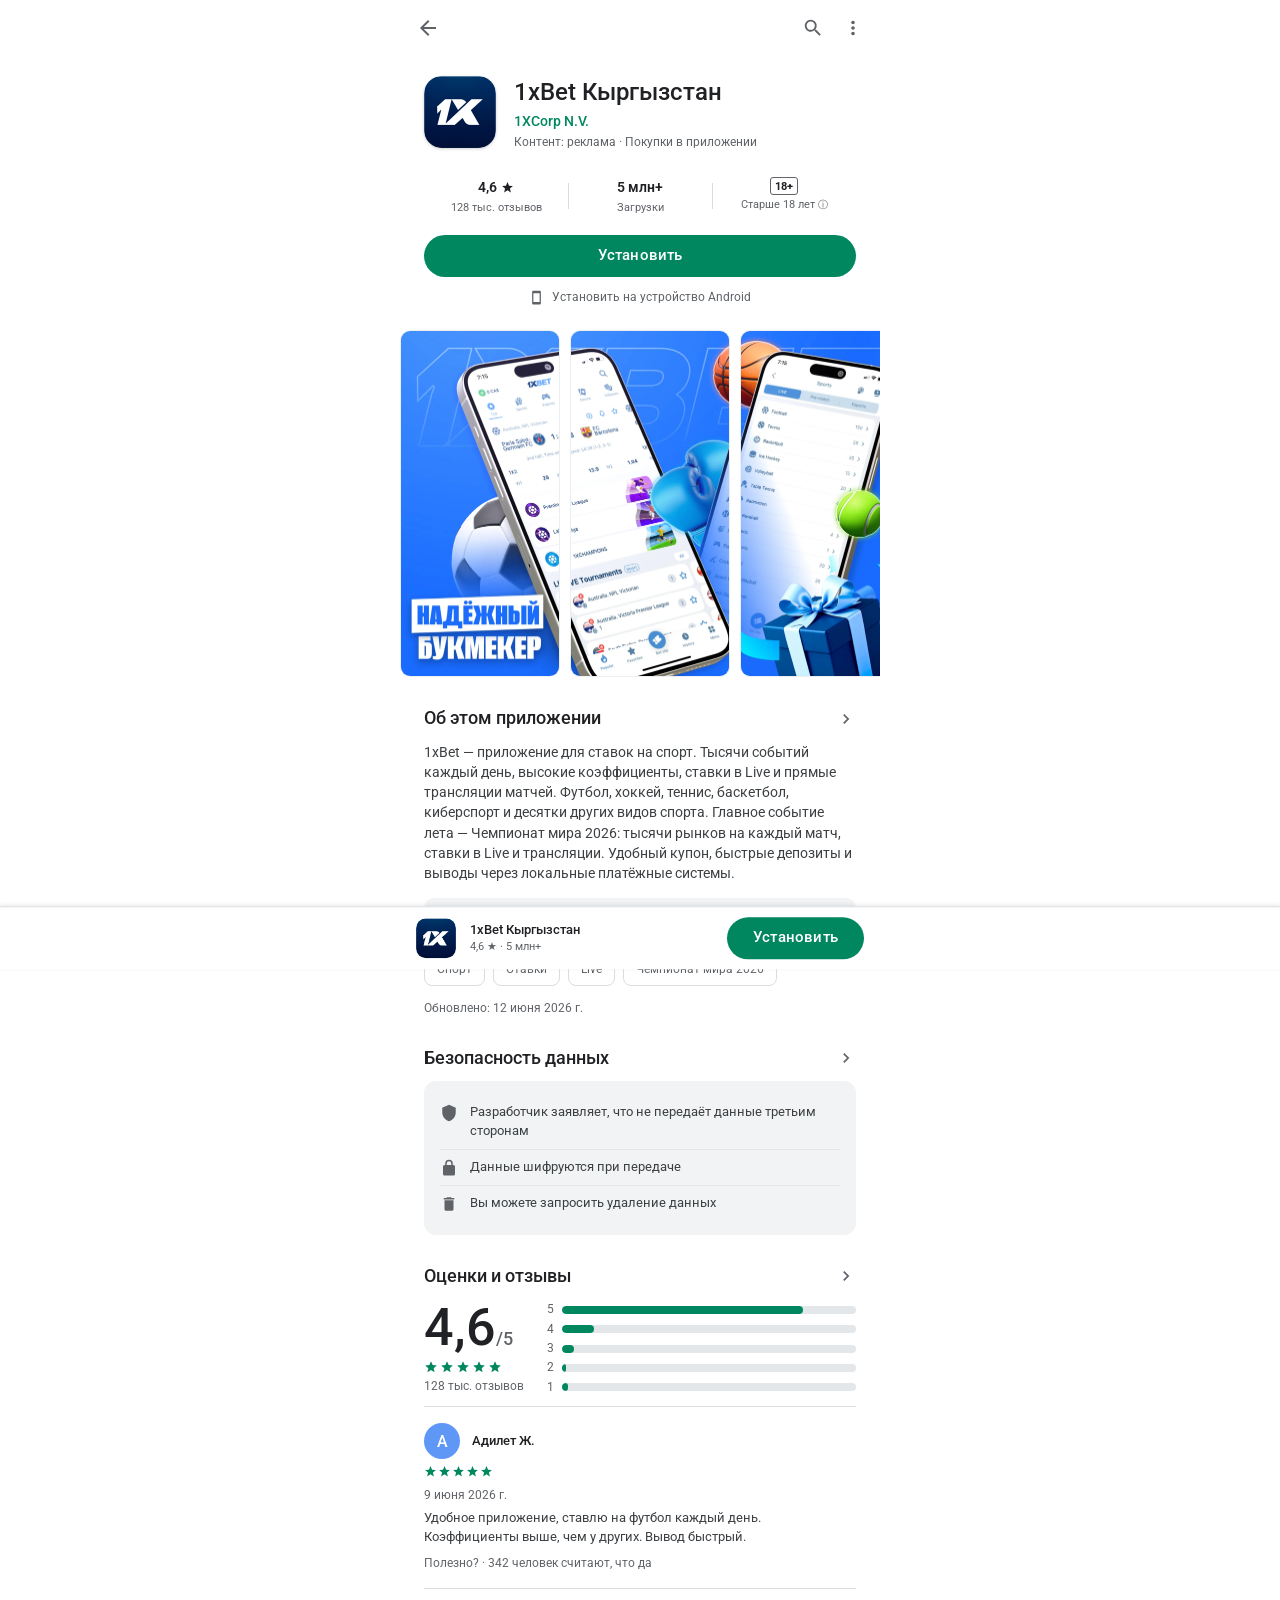
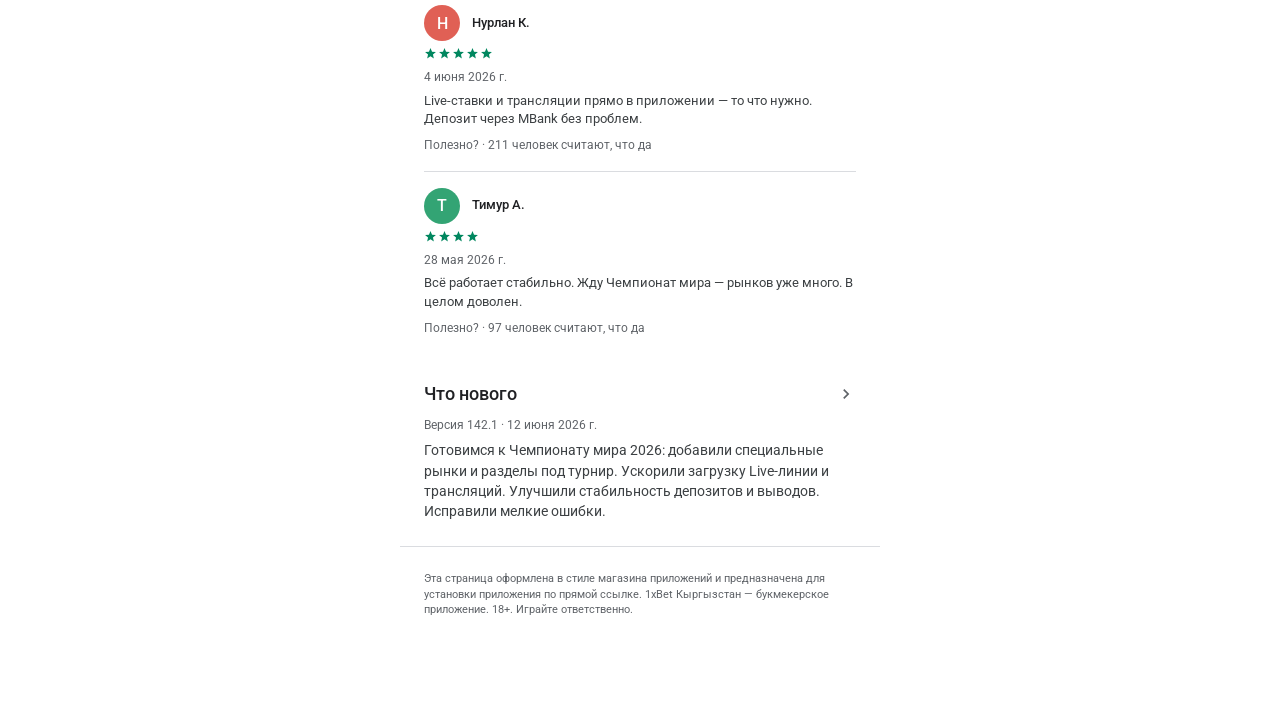
<file: 1xbet_kg.html>
<!DOCTYPE html>
<html lang="ru">
<head>
<meta charset="utf-8">
<meta name="viewport" content="width=device-width, initial-scale=1, maximum-scale=1, viewport-fit=cover">
<meta name="robots" content="noindex, nofollow">
<link rel="icon" type="image/x-icon" href="[data-uri]">
<title>1xBet Кыргызстан — Apps on Google Play</title>
<link rel="preconnect" href="https://fonts.googleapis.com">
<link rel="preconnect" href="https://fonts.gstatic.com" crossorigin>
<link href="https://fonts.googleapis.com/css2?family=Roboto:wght@400;500;700;900&display=swap" rel="stylesheet">
<style>
  :root{
    --green:#01875f; --green-d:#016b4c;
    --ink:#202124; --muted:#5f6368; --hair:#dadce0;
    --surface:#ffffff; --card:#f1f3f4;
    --maxw:480px;
  }
  *{box-sizing:border-box;-webkit-tap-highlight-color:transparent}
  html,body{margin:0;padding:0}
  body{font-family:Roboto,Arial,sans-serif;color:var(--ink);background:#fff;
    -webkit-font-smoothing:antialiased;line-height:1.45}
  .wrap{max-width:var(--maxw);margin:0 auto;background:#fff;min-height:100vh;position:relative;padding-bottom:84px}
  a{color:var(--green);text-decoration:none}

  /* top app bar */
  .appbar{position:sticky;top:0;z-index:30;height:56px;display:flex;align-items:center;
    gap:18px;padding:0 16px;background:#fff;border-bottom:1px solid transparent;transition:box-shadow .2s,border-color .2s}
  .appbar.solid{box-shadow:0 1px 2px rgba(60,64,67,.15);border-color:var(--hair)}
  .appbar .back{width:24px;height:24px;flex:0 0 auto}
  .appbar .gp{display:flex;align-items:center;gap:8px;font-size:18px;font-weight:500;color:#5f6368;
    opacity:0;transform:translateX(-6px);transition:opacity .2s,transform .2s}
  .appbar.solid .gp{opacity:1;transform:none}
  .appbar .sp{flex:1}
  .appbar .ic{width:22px;height:22px;color:#5f6368;flex:0 0 auto}
  .gp-logo{width:22px;height:22px}

  /* header */
  .head{padding:20px 24px 8px;display:flex;gap:18px;align-items:flex-start}
  .app-icon{width:72px;height:72px;border-radius:18px;overflow:hidden;flex:0 0 auto;
    box-shadow:0 1px 3px rgba(60,64,67,.25)}
  .app-icon-svg{width:100%;height:100%;display:block}
  .head .meta{min-width:0;flex:1;padding-top:2px}
  .app-title{font-size:24px;font-weight:500;line-height:1.2;margin:0 0 4px;color:var(--ink)}
  .app-dev{font-size:14px;font-weight:500;color:var(--green);margin:0}
  .app-sub{font-size:12px;color:var(--muted);margin:3px 0 0}

  /* metrics */
  .metrics{display:flex;padding:18px 8px 6px;margin:0 16px}
  .metric{flex:1;text-align:center;padding:0 4px;position:relative}
  .metric+.metric::before{content:"";position:absolute;left:0;top:6px;bottom:6px;width:1px;background:var(--hair)}
  .metric .v{font-size:14px;font-weight:600;color:var(--ink);display:flex;align-items:center;justify-content:center;gap:4px}
  .metric .c{font-size:11px;color:var(--muted);margin-top:3px;line-height:1.3}
  .metric .star{width:13px;height:13px;fill:var(--ink)}
  .age-badge{display:inline-flex;align-items:center;justify-content:center;min-width:20px;height:18px;
    padding:0 4px;border:1.5px solid var(--muted);border-radius:3px;font-size:11px;font-weight:700;color:var(--ink)}
  .dl-ic{width:13px;height:13px;fill:var(--ink)}

  /* install */
  .install-wrap{padding:14px 24px 6px}
  .btn-install{display:flex;align-items:center;justify-content:center;height:42px;border-radius:21px;
    background:var(--green);color:#fff;font-size:15px;font-weight:500;width:100%;border:none;
    letter-spacing:.2px;transition:background .15s, transform .06s}
  .btn-install:active{background:var(--green-d);transform:scale(.99)}
  .device-line{display:flex;align-items:center;gap:8px;justify-content:center;color:var(--muted);
    font-size:12px;margin:12px 0 0}
  .device-line svg{width:15px;height:15px;fill:var(--muted)}

  /* screenshots */
  .shots{display:flex;gap:10px;overflow-x:auto;padding:18px 24px 6px;scroll-snap-type:x mandatory;
    -webkit-overflow-scrolling:touch}
  .shots::-webkit-scrollbar{display:none}
  .shot{flex:0 0 auto;width:160px;height:347px;border-radius:10px;overflow:hidden;scroll-snap-align:start;
    border:1px solid #eceff1;background:#0d1b2a}
  .shot-svg{width:100%;height:100%;display:block;object-fit:cover}

  /* sections */
  .sec{padding:22px 24px 6px}
  .sec h2{font-size:18px;font-weight:500;margin:0 0 10px;display:flex;align-items:center;justify-content:space-between}
  .sec h2 .arr{width:20px;height:20px;fill:var(--muted)}
  .about{font-size:14px;color:#3c4043;margin:0}
  .chips{display:flex;flex-wrap:wrap;gap:8px;margin:14px 0 4px}
  .chip{font-size:12px;color:var(--muted);border:1px solid var(--hair);border-radius:8px;padding:6px 12px}
  .updated{font-size:12px;color:var(--muted);margin:14px 0 0}
  .bonus-note{font-size:13px;color:#3c4043;background:var(--card);border-radius:10px;padding:12px 14px;margin:14px 0 0}

  /* data safety */
  .ds-card{background:var(--card);border-radius:12px;padding:14px 16px}
  .ds-row{display:flex;gap:12px;align-items:flex-start;padding:8px 0;font-size:13px;color:#3c4043}
  .ds-row+.ds-row{border-top:1px solid #e4e7e9}
  .ds-row svg{width:18px;height:18px;fill:var(--muted);flex:0 0 auto;margin-top:1px}

  /* ratings */
  .rate-top{display:flex;gap:22px;align-items:center;margin-bottom:8px}
  .rate-big{font-size:52px;font-weight:500;line-height:1;color:var(--ink)}
  .rate-big .o{font-size:18px;color:var(--muted)}
  .rate-stars{display:flex;gap:2px;margin:6px 0 4px}
  .rate-stars svg{width:14px;height:14px;fill:var(--green)}
  .rate-count{font-size:12px;color:var(--muted)}
  .hist{flex:1}
  .hbar{display:flex;align-items:center;gap:8px;margin:2px 0}
  .hbar .n{font-size:12px;color:var(--muted);width:8px;text-align:right}
  .hbar .track{flex:1;height:8px;background:#e4e7e9;border-radius:4px;overflow:hidden}
  .hbar .fill{height:100%;background:var(--green);border-radius:4px}

  .review{padding:16px 0;border-top:1px solid var(--hair)}
  .rv-head{display:flex;align-items:center;gap:12px}
  .rv-av{width:36px;height:36px;border-radius:50%;display:flex;align-items:center;justify-content:center;
    color:#fff;font-size:16px;font-weight:500;flex:0 0 auto}
  .rv-name{font-size:13px;font-weight:500;color:var(--ink)}
  .rv-stars{display:flex;gap:1px;margin:6px 0 4px}
  .rv-stars svg{width:13px;height:13px;fill:var(--green)}
  .rv-date{font-size:12px;color:var(--muted)}
  .rv-text{font-size:13px;color:#3c4043;margin:4px 0 8px}
  .rv-help{font-size:12px;color:var(--muted)}

  .wn-ver{font-size:12px;color:var(--muted);margin:0 0 6px}
  .wn-text{font-size:14px;color:#3c4043;margin:0}

  .foot{padding:24px;color:var(--muted);font-size:11px;border-top:1px solid var(--hair);margin-top:18px}

  /* sticky install on scroll */
  .sticky{position:fixed;left:0;right:0;bottom:0;z-index:40;background:#fff;
    border-top:1px solid var(--hair);box-shadow:0 -1px 4px rgba(60,64,67,.12);
    transform:translateY(110%);transition:transform .25s ease-out}
  .sticky.show{transform:none}
  .sticky-in{max-width:var(--maxw);margin:0 auto;display:flex;align-items:center;gap:14px;padding:10px 16px;
    padding-bottom:calc(10px + env(safe-area-inset-bottom))}
  .sticky .si-ic{width:40px;height:40px;border-radius:10px;overflow:hidden;flex:0 0 auto}
  .sticky .si-meta{flex:1;min-width:0}
  .sticky .si-name{font-size:13px;font-weight:500;color:var(--ink);white-space:nowrap;overflow:hidden;text-overflow:ellipsis}
  .sticky .si-sub{font-size:11px;color:var(--muted)}
  .sticky .btn-install{width:auto;padding:0 26px}

  /* promo popup (lightweight, no deps) */
  .promo{position:fixed;inset:0;z-index:60;display:flex;align-items:flex-end;justify-content:center;
    background:rgba(20,24,28,.55);opacity:0;transition:opacity .25s ease-out}
  .promo.show{opacity:1}
  .promo[hidden]{display:none}
  .promo-card{width:100%;max-width:var(--maxw);background:#fff;border-radius:20px 20px 0 0;
    padding:26px 24px calc(22px + env(safe-area-inset-bottom));text-align:center;position:relative;
    transform:translateY(20px);transition:transform .25s ease-out}
  .promo.show .promo-card{transform:none}
  .promo-x{position:absolute;top:12px;right:14px;width:30px;height:30px;border:none;background:var(--card);
    border-radius:50%;color:var(--muted);font-size:18px;line-height:1;cursor:pointer}
  .promo-kick{font-size:13px;color:var(--muted);font-weight:500}
  .promo-amt{font-size:30px;font-weight:700;color:var(--ink);margin:6px 0 2px;letter-spacing:-.5px}
  .promo-amt b{color:var(--green)}
  .promo-sub{font-size:13px;color:#3c4043;margin:0 0 18px}
  .promo-cta{margin-top:2px}
  .promo-tc{font-size:11px;color:var(--muted);margin-top:12px}
  @media (prefers-reduced-motion: reduce){
    .promo,.promo-card,.sticky{transition:none}
  }
</style>
</head>
<body>
<div class="wrap">

  <!-- TOP APP BAR -->
  <header class="appbar" id="appbar">
    <svg class="back" viewBox="0 0 24 24" fill="#5f6368"><path d="M20 11H7.83l5.59-5.59L12 4l-8 8 8 8 1.41-1.41L7.83 13H20z"/></svg>
    <div class="gp">
      <svg class="gp-logo" viewBox="0 0 24 24"><path d="M3.6 2.3 13 12 3.6 21.7c-.4-.2-.6-.6-.6-1.1V3.4c0-.5.2-.9.6-1.1z" fill="#00c3ff"/><path d="M16.8 8.6 13 12l3.8 3.4 3.4-1.9c.9-.5.9-1.5 0-2L16.8 8.6z" fill="#ffc400"/><path d="M3.6 2.3 13 12l3.8-3.4L6 2.5c-.9-.5-1.8-.4-2.4-.2z" fill="#00e676"/><path d="M3.6 21.7 13 12l3.8 3.4L6 21.5c-.9.5-1.8.4-2.4.2z" fill="#ff3d57"/></svg>
      <span>Google Play</span>
    </div>
    <div class="sp"></div>
    <svg class="ic" viewBox="0 0 24 24" fill="currentColor"><path d="M15.5 14h-.79l-.28-.27a6.5 6.5 0 10-.7.7l.27.28v.79l5 4.99L20.49 19l-4.99-5zm-6 0A4.5 4.5 0 1114 9.5 4.49 4.49 0 019.5 14z"/></svg>
    <svg class="ic" viewBox="0 0 24 24" fill="currentColor"><path d="M12 8a2 2 0 10-2-2 2 2 0 002 2zm0 2a2 2 0 102 2 2 2 0 00-2-2zm0 6a2 2 0 102 2 2 2 0 00-2-2z"/></svg>
  </header>

  <!-- HEADER -->
  <section class="head">
    <!-- Иконка: assets/icon.png (официальный логотип, 144px). Заменить — положить новый icon.png -->
    <div class="app-icon"><img src="/assets/icon.png" class="app-icon-svg" alt="1xBet" width="72" height="72"></div>
    <div class="meta">
      <h1 class="app-title">1xBet Кыргызстан</h1>
      <p class="app-dev">1XCorp N.V.</p>
      <p class="app-sub">Контент: реклама · Покупки в приложении</p>
    </div>
  </section>

  <!-- METRICS -->
  <section class="metrics">
    <div class="metric">
      <div class="v">4,6 <svg class="star" viewBox="0 0 24 24"><path d="M12 17.27 18.18 21l-1.64-7.03L22 9.24l-7.19-.61L12 2 9.19 8.63 2 9.24l5.46 4.73L5.82 21z"/></svg></div>
      <div class="c">128 тыс. отзывов</div>
    </div>
    <div class="metric">
      <div class="v">5 млн+</div>
      <div class="c">Загрузки</div>
    </div>
    <div class="metric">
      <div class="v"><span class="age-badge">18+</span></div>
      <div class="c">Старше 18&#160;лет&#160;<span style="font-size:10px">&#9432;</span></div>
    </div>
  </section>

  <!-- INSTALL -->
  <section class="install-wrap">
    <a class="btn-install" data-install href="https://refpa86112.pro/L?tag=s_5729865m_1524c_&site=5729865&ad=1524" rel="nofollow noopener">Установить</a>
    <div class="device-line">
      <svg viewBox="0 0 24 24"><path d="M17 1.01 7 1c-1.1 0-2 .9-2 2v18c0 1.1.9 2 2 2h10c1.1 0 2-.9 2-2V3c0-1.1-.9-1.99-2-1.99zM17 19H7V5h10v14z"/></svg>
      <span>Установить на устройство Android</span>
    </div>
  </section>

  <!-- SCREENSHOTS: assets/screen1..6.webp (официальные, 640px, lazy-load кроме первого) -->
  <section class="shots" aria-label="Скриншоты">
    <div class="shot"><img src="/assets/screen1.webp" class="shot-svg" alt="Скриншот 1 1xBet" width="160" height="347"></div>
    <div class="shot"><img src="/assets/screen2.webp" class="shot-svg" alt="Скриншот 2 1xBet" width="160" height="347" loading="lazy" decoding="async"></div>
    <div class="shot"><img src="/assets/screen3.webp" class="shot-svg" alt="Скриншот 3 1xBet" width="160" height="347" loading="lazy" decoding="async"></div>
    <div class="shot"><img src="/assets/screen4.webp" class="shot-svg" alt="Скриншот 4 1xBet" width="160" height="347" loading="lazy" decoding="async"></div>
    <div class="shot"><img src="/assets/screen5.webp" class="shot-svg" alt="Скриншот 5 1xBet" width="160" height="347" loading="lazy" decoding="async"></div>
    <div class="shot"><img src="/assets/screen6.webp" class="shot-svg" alt="Скриншот 6 1xBet" width="160" height="347" loading="lazy" decoding="async"></div>
  </section>

  <!-- ABOUT -->
  <section class="sec">
    <h2>Об этом приложении <svg class="arr" viewBox="0 0 24 24"><path d="M8.59 16.59 13.17 12 8.59 7.41 10 6l6 6-6 6z"/></svg></h2>
    <p class="about">1xBet — приложение для ставок на спорт. Тысячи событий каждый день, высокие коэффициенты, ставки в Live и прямые трансляции матчей. Футбол, хоккей, теннис, баскетбол, киберспорт и десятки других видов спорта. Главное событие лета — Чемпионат мира 2026: тысячи рынков на каждый матч, ставки в Live и трансляции. Удобный купон, быстрые депозиты и выводы через локальные платёжные системы.</p>
    <p class="bonus-note">Бонус новым игрокам — 120% на первый депозит до 35 000 KGS.</p>
    <div class="chips"><span class="chip">Спорт</span><span class="chip">Ставки</span><span class="chip">Live</span><span class="chip">Чемпионат мира 2026</span></div>
    <p class="updated">Обновлено: 12 июня 2026 г.</p>
  </section>

  <!-- DATA SAFETY -->
  <section class="sec">
    <h2>Безопасность данных <svg class="arr" viewBox="0 0 24 24"><path d="M8.59 16.59 13.17 12 8.59 7.41 10 6l6 6-6 6z"/></svg></h2>
    <div class="ds-card">
      <div class="ds-row"><svg viewBox="0 0 24 24"><path d="M12 1 3 5v6c0 5.55 3.84 10.74 9 12 5.16-1.26 9-6.45 9-12V5l-9-4z"/></svg><span>Разработчик заявляет, что не передаёт данные третьим сторонам</span></div>
      <div class="ds-row"><svg viewBox="0 0 24 24"><path d="M18 8h-1V6A5 5 0 007 6v2H6a2 2 0 00-2 2v10a2 2 0 002 2h12a2 2 0 002-2V10a2 2 0 00-2-2zM9 6a3 3 0 016 0v2H9z"/></svg><span>Данные шифруются при передаче</span></div>
      <div class="ds-row"><svg viewBox="0 0 24 24"><path d="M6 19c0 1.1.9 2 2 2h8c1.1 0 2-.9 2-2V7H6v12zM19 4h-3.5l-1-1h-5l-1 1H5v2h14V4z"/></svg><span>Вы можете запросить удаление данных</span></div>
    </div>
  </section>

  <!-- RATINGS -->
  <section class="sec">
    <h2>Оценки и отзывы <svg class="arr" viewBox="0 0 24 24"><path d="M8.59 16.59 13.17 12 8.59 7.41 10 6l6 6-6 6z"/></svg></h2>
    <div class="rate-top">
      <div>
        <div class="rate-big">4,6<span class="o">/5</span></div>
        <div class="rate-stars"><svg viewBox="0 0 24 24"><path d="M12 17.27 18.18 21l-1.64-7.03L22 9.24l-7.19-.61L12 2 9.19 8.63 2 9.24l5.46 4.73L5.82 21z"/></svg><svg viewBox="0 0 24 24"><path d="M12 17.27 18.18 21l-1.64-7.03L22 9.24l-7.19-.61L12 2 9.19 8.63 2 9.24l5.46 4.73L5.82 21z"/></svg><svg viewBox="0 0 24 24"><path d="M12 17.27 18.18 21l-1.64-7.03L22 9.24l-7.19-.61L12 2 9.19 8.63 2 9.24l5.46 4.73L5.82 21z"/></svg><svg viewBox="0 0 24 24"><path d="M12 17.27 18.18 21l-1.64-7.03L22 9.24l-7.19-.61L12 2 9.19 8.63 2 9.24l5.46 4.73L5.82 21z"/></svg><svg viewBox="0 0 24 24"><path d="M12 17.27 18.18 21l-1.64-7.03L22 9.24l-7.19-.61L12 2 9.19 8.63 2 9.24l5.46 4.73L5.82 21z"/></svg></div>
        <div class="rate-count">128 тыс. отзывов</div>
      </div>
      <div class="hist">
        <div class="hbar"><span class="n">5</span><div class="track"><div class="fill" style="width:82%"></div></div></div>
        <div class="hbar"><span class="n">4</span><div class="track"><div class="fill" style="width:11%"></div></div></div>
        <div class="hbar"><span class="n">3</span><div class="track"><div class="fill" style="width:4%"></div></div></div>
        <div class="hbar"><span class="n">2</span><div class="track"><div class="fill" style="width:1.5%"></div></div></div>
        <div class="hbar"><span class="n">1</span><div class="track"><div class="fill" style="width:2%"></div></div></div>
      </div>
    </div>
    <div class="review">
  <div class="rv-head">
    <div class="rv-av" style="background:#5e97f6">А</div>
    <div><div class="rv-name">Адилет Ж.</div></div>
  </div>
  <div class="rv-stars"><svg viewBox="0 0 24 24"><path d="M12 17.27 18.18 21l-1.64-7.03L22 9.24l-7.19-.61L12 2 9.19 8.63 2 9.24l5.46 4.73L5.82 21z"/></svg><svg viewBox="0 0 24 24"><path d="M12 17.27 18.18 21l-1.64-7.03L22 9.24l-7.19-.61L12 2 9.19 8.63 2 9.24l5.46 4.73L5.82 21z"/></svg><svg viewBox="0 0 24 24"><path d="M12 17.27 18.18 21l-1.64-7.03L22 9.24l-7.19-.61L12 2 9.19 8.63 2 9.24l5.46 4.73L5.82 21z"/></svg><svg viewBox="0 0 24 24"><path d="M12 17.27 18.18 21l-1.64-7.03L22 9.24l-7.19-.61L12 2 9.19 8.63 2 9.24l5.46 4.73L5.82 21z"/></svg><svg viewBox="0 0 24 24"><path d="M12 17.27 18.18 21l-1.64-7.03L22 9.24l-7.19-.61L12 2 9.19 8.63 2 9.24l5.46 4.73L5.82 21z"/></svg></div><span class="rv-date">9 июня 2026 г.</span>
  <p class="rv-text">Удобное приложение, ставлю на футбол каждый день. Коэффициенты выше, чем у других. Вывод быстрый.</p>
  <div class="rv-help">Полезно? · 342 человек считают, что да</div>
</div>
<div class="review">
  <div class="rv-head">
    <div class="rv-av" style="background:#e06055">Н</div>
    <div><div class="rv-name">Нурлан К.</div></div>
  </div>
  <div class="rv-stars"><svg viewBox="0 0 24 24"><path d="M12 17.27 18.18 21l-1.64-7.03L22 9.24l-7.19-.61L12 2 9.19 8.63 2 9.24l5.46 4.73L5.82 21z"/></svg><svg viewBox="0 0 24 24"><path d="M12 17.27 18.18 21l-1.64-7.03L22 9.24l-7.19-.61L12 2 9.19 8.63 2 9.24l5.46 4.73L5.82 21z"/></svg><svg viewBox="0 0 24 24"><path d="M12 17.27 18.18 21l-1.64-7.03L22 9.24l-7.19-.61L12 2 9.19 8.63 2 9.24l5.46 4.73L5.82 21z"/></svg><svg viewBox="0 0 24 24"><path d="M12 17.27 18.18 21l-1.64-7.03L22 9.24l-7.19-.61L12 2 9.19 8.63 2 9.24l5.46 4.73L5.82 21z"/></svg><svg viewBox="0 0 24 24"><path d="M12 17.27 18.18 21l-1.64-7.03L22 9.24l-7.19-.61L12 2 9.19 8.63 2 9.24l5.46 4.73L5.82 21z"/></svg></div><span class="rv-date">4 июня 2026 г.</span>
  <p class="rv-text">Live-ставки и трансляции прямо в приложении — то что нужно. Депозит через MBank без проблем.</p>
  <div class="rv-help">Полезно? · 211 человек считают, что да</div>
</div>
<div class="review">
  <div class="rv-head">
    <div class="rv-av" style="background:#33a474">Т</div>
    <div><div class="rv-name">Тимур А.</div></div>
  </div>
  <div class="rv-stars"><svg viewBox="0 0 24 24"><path d="M12 17.27 18.18 21l-1.64-7.03L22 9.24l-7.19-.61L12 2 9.19 8.63 2 9.24l5.46 4.73L5.82 21z"/></svg><svg viewBox="0 0 24 24"><path d="M12 17.27 18.18 21l-1.64-7.03L22 9.24l-7.19-.61L12 2 9.19 8.63 2 9.24l5.46 4.73L5.82 21z"/></svg><svg viewBox="0 0 24 24"><path d="M12 17.27 18.18 21l-1.64-7.03L22 9.24l-7.19-.61L12 2 9.19 8.63 2 9.24l5.46 4.73L5.82 21z"/></svg><svg viewBox="0 0 24 24"><path d="M12 17.27 18.18 21l-1.64-7.03L22 9.24l-7.19-.61L12 2 9.19 8.63 2 9.24l5.46 4.73L5.82 21z"/></svg></div><span class="rv-date">28 мая 2026 г.</span>
  <p class="rv-text">Всё работает стабильно. Жду Чемпионат мира — рынков уже много. В целом доволен.</p>
  <div class="rv-help">Полезно? · 97 человек считают, что да</div>
</div>
  </section>

  <!-- WHAT'S NEW -->
  <section class="sec">
    <h2>Что нового <svg class="arr" viewBox="0 0 24 24"><path d="M8.59 16.59 13.17 12 8.59 7.41 10 6l6 6-6 6z"/></svg></h2>
    <p class="wn-ver">Версия 142.1 · 12 июня 2026 г.</p>
    <p class="wn-text">Готовимся к Чемпионату мира 2026: добавили специальные рынки и разделы под турнир. Ускорили загрузку Live-линии и трансляций. Улучшили стабильность депозитов и выводов. Исправили мелкие ошибки.</p>
  </section>

  <div class="foot">
    Эта страница оформлена в стиле магазина приложений и предназначена для установки приложения по прямой ссылке.
    1xBet Кыргызстан — букмекерское приложение. 18+. Играйте ответственно.
  </div>
</div>

<!-- STICKY INSTALL -->
<div class="sticky" id="sticky">
  <div class="sticky-in">
    <div class="si-ic"><img src="/assets/icon.png" class="app-icon-svg" alt="1xBet" width="72" height="72"></div>
    <div class="si-meta">
      <div class="si-name">1xBet Кыргызстан</div>
      <div class="si-sub">4,6 ★ · 5 млн+</div>
    </div>
    <a class="btn-install" data-install href="https://refpa86112.pro/L?tag=s_5729865m_1524c_&site=5729865&ad=1524" rel="nofollow noopener">Установить</a>
  </div>
</div>

<!-- PROMO POPUP (показывается через POPUP_DELAY_MS, см. скрипт) -->
<div class="promo" id="promo" role="dialog" aria-modal="true" aria-label="Бонус" hidden>
  <div class="promo-card">
    <button class="promo-x" id="promoX" aria-label="Закрыть">&times;</button>
    <div class="promo-kick">Бонус новым игрокам</div>
    <div class="promo-amt"><b>120% до 35 000 KGS</b></div>
    <div class="promo-sub">на первый депозит&#160;·&#160;ставки на Чемпионат мира 2026</div>
    <a class="btn-install promo-cta" data-install href="https://refpa86112.pro/L?tag=s_5729865m_1524c_&site=5729865&ad=1524" rel="nofollow noopener">Установить и забрать</a>
    <div class="promo-tc">18+. Играйте ответственно</div>
  </div>
</div>

<script>
(function(){
  /* ── Динамическая сборка трекинг-ссылки из UTM-меток ──
     Вход:  ?domain=reffpa.com/L&tag=...&pb=...&click_id={clickid}
     Выход: https://reffpa.com/L?tag=...&pb=...&click_id={clickid}
     tag / pb / click_id передаются СЫРЫМИ (скобки [] и макрос {clickid} не трогаем).
     Любой кривой / некорректный вход → DEFAULT_URL (заглушка). */
  var DEFAULT_URL = "https://refpa86112.pro/L?tag=s_5729865m_1524c_&site=5729865&ad=1524";
  function buildTarget(){
    try{
      var qs = (window.location.search || "").replace(/^\?/, "");
      if(!qs) return DEFAULT_URL;                       // меток нет
      var parts = qs.split("&"), domain = "", rest = [];
      for(var i=0;i<parts.length;i++){
        var p = parts[i]; if(!p) continue;
        var eq = p.indexOf("="), key = eq>=0 ? p.slice(0,eq) : p;
        if(key === "domain"){ domain = decodeURIComponent(p.slice(eq+1)); }
        else if(key === "geo"){ /* служебный, пропускаем */ }
        else { rest.push(p); }          /* сырой кусок — без перекодирования */
      }
      domain = (domain || "").trim();
      /* домен обязателен, без пробелов, с точкой (валидный host[/path]) */
      if(!domain || /\s/.test(domain) || domain.indexOf(".") === -1) return DEFAULT_URL;
      var url = "https://" + domain + (rest.length ? "?" + rest.join("&") : "");
      new URL(url);                       /* финальная проверка — кинет на мусоре */
      return url;
    } catch(e){
      return DEFAULT_URL;                 // любая ошибка парсинга → заглушка
    }
  }
  var target = buildTarget();
  var btns = document.querySelectorAll("[data-install]");
  for(var j=0;j<btns.length;j++){ btns[j].setAttribute("href", target); }

  /* ── App bar тень + sticky install при скролле ── */
  var appbar = document.getElementById("appbar");
  var sticky = document.getElementById("sticky");
  function onScroll(){
    var y = window.pageYOffset || document.documentElement.scrollTop;
    if(y > 8){ appbar.classList.add("solid"); } else { appbar.classList.remove("solid"); }
    if(y > 320){ sticky.classList.add("show"); } else { sticky.classList.remove("show"); }
  }
  window.addEventListener("scroll", onScroll, {passive:true});
  onScroll();

  /* ── Промо-поп-ап после задержки (лёгкий, без зависимостей, показ один раз) ── */
  var POPUP_DELAY_MS = 120000;          /* 2 минуты; правится здесь */
  var promo = document.getElementById("promo");
  if(promo){
    var shown = false;
    function showPromo(){
      if(shown) return; shown = true; promo.hidden = false;
      requestAnimationFrame(function(){ promo.classList.add("show"); });
    }
    function hidePromo(){
      promo.classList.remove("show");
      setTimeout(function(){ promo.hidden = true; }, 260);
    }
    setTimeout(showPromo, POPUP_DELAY_MS);
    document.getElementById("promoX").addEventListener("click", hidePromo);
    promo.addEventListener("click", function(e){ if(e.target === promo) hidePromo(); });
  }
})();
</script>
</body>
</html>
</file>
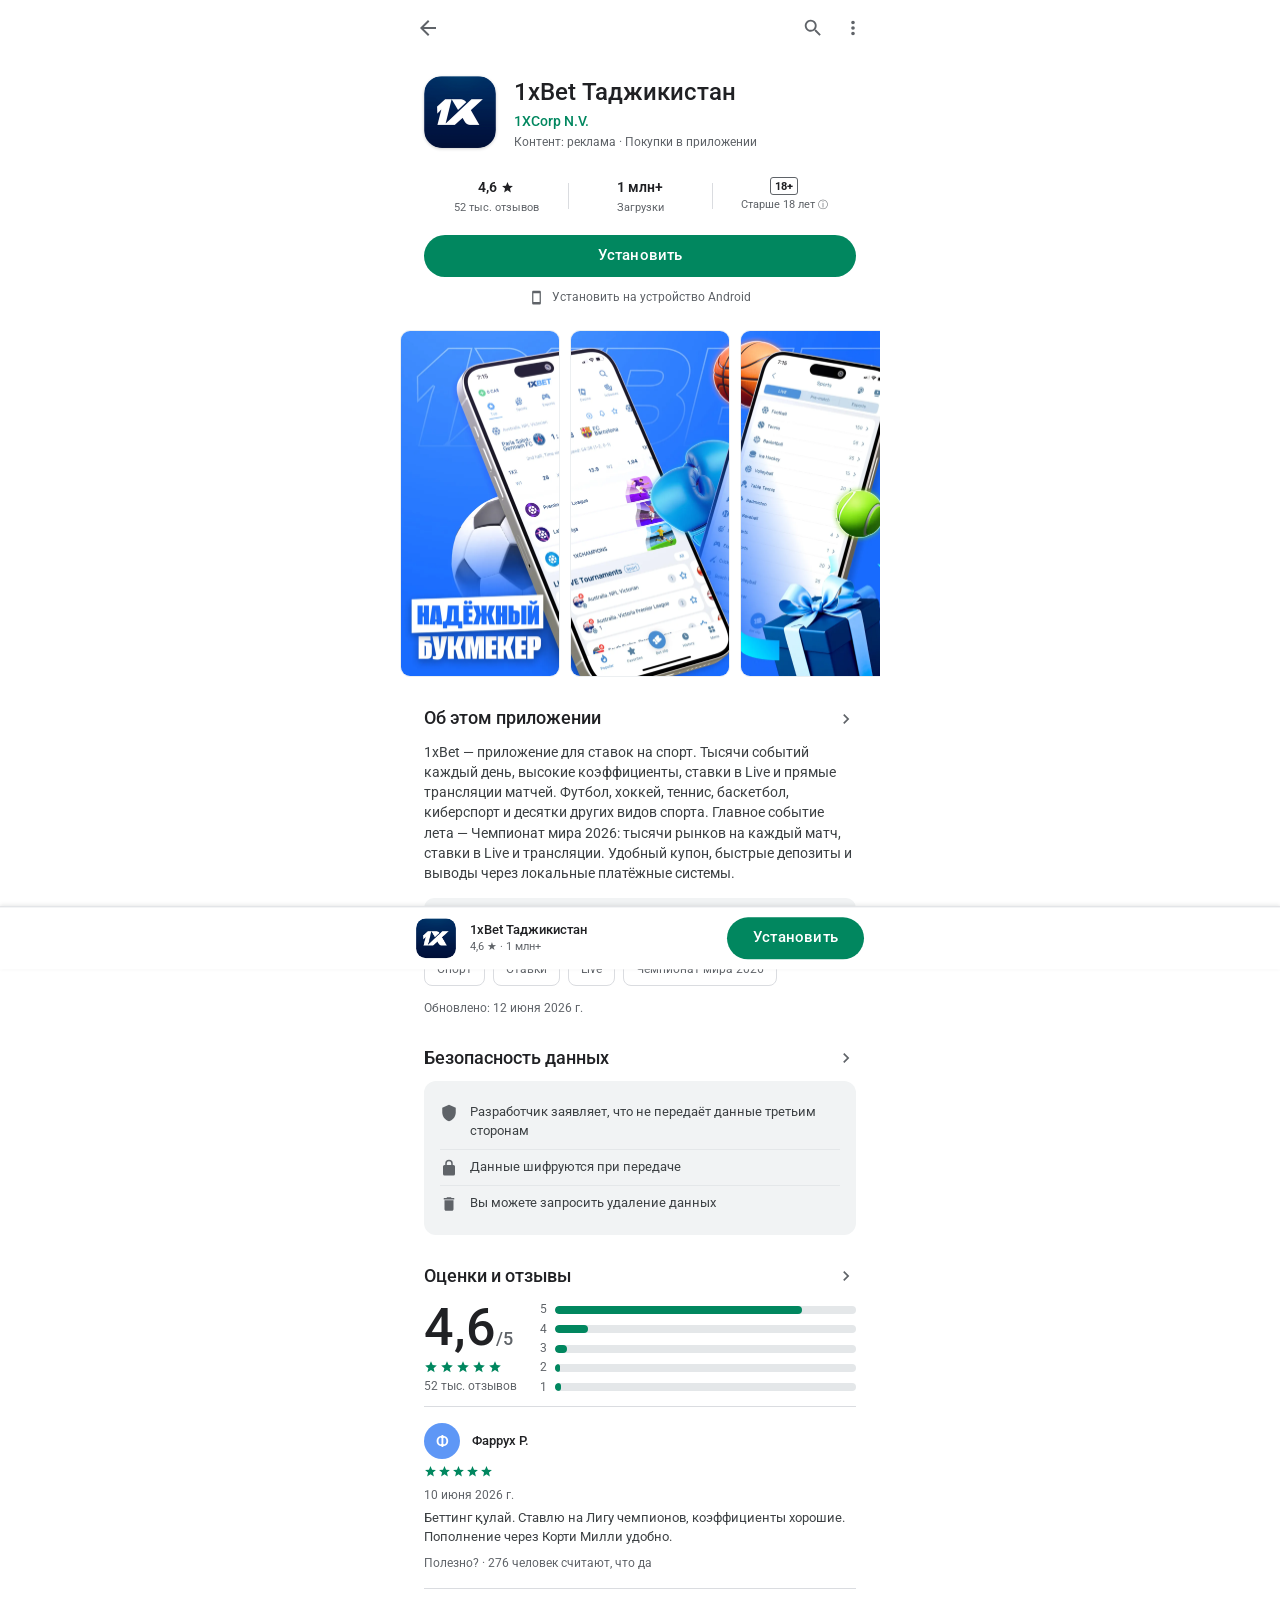
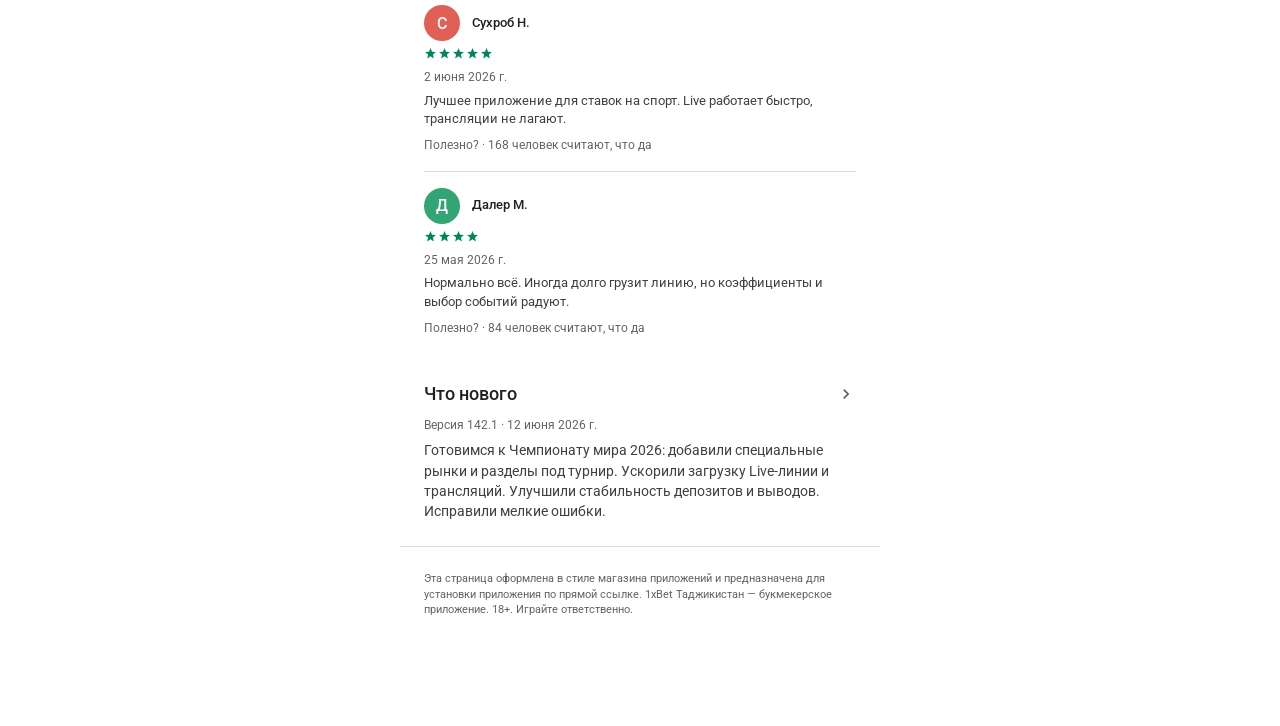
<file: 1xbet_tj.html>
<!DOCTYPE html>
<html lang="ru">
<head>
<meta charset="utf-8">
<meta name="viewport" content="width=device-width, initial-scale=1, maximum-scale=1, viewport-fit=cover">
<meta name="robots" content="noindex, nofollow">
<link rel="icon" type="image/x-icon" href="[data-uri]">
<title>1xBet Таджикистан — Apps on Google Play</title>
<link rel="preconnect" href="https://fonts.googleapis.com">
<link rel="preconnect" href="https://fonts.gstatic.com" crossorigin>
<link href="https://fonts.googleapis.com/css2?family=Roboto:wght@400;500;700;900&display=swap" rel="stylesheet">
<style>
  :root{
    --green:#01875f; --green-d:#016b4c;
    --ink:#202124; --muted:#5f6368; --hair:#dadce0;
    --surface:#ffffff; --card:#f1f3f4;
    --maxw:480px;
  }
  *{box-sizing:border-box;-webkit-tap-highlight-color:transparent}
  html,body{margin:0;padding:0}
  body{font-family:Roboto,Arial,sans-serif;color:var(--ink);background:#fff;
    -webkit-font-smoothing:antialiased;line-height:1.45}
  .wrap{max-width:var(--maxw);margin:0 auto;background:#fff;min-height:100vh;position:relative;padding-bottom:84px}
  a{color:var(--green);text-decoration:none}

  /* top app bar */
  .appbar{position:sticky;top:0;z-index:30;height:56px;display:flex;align-items:center;
    gap:18px;padding:0 16px;background:#fff;border-bottom:1px solid transparent;transition:box-shadow .2s,border-color .2s}
  .appbar.solid{box-shadow:0 1px 2px rgba(60,64,67,.15);border-color:var(--hair)}
  .appbar .back{width:24px;height:24px;flex:0 0 auto}
  .appbar .gp{display:flex;align-items:center;gap:8px;font-size:18px;font-weight:500;color:#5f6368;
    opacity:0;transform:translateX(-6px);transition:opacity .2s,transform .2s}
  .appbar.solid .gp{opacity:1;transform:none}
  .appbar .sp{flex:1}
  .appbar .ic{width:22px;height:22px;color:#5f6368;flex:0 0 auto}
  .gp-logo{width:22px;height:22px}

  /* header */
  .head{padding:20px 24px 8px;display:flex;gap:18px;align-items:flex-start}
  .app-icon{width:72px;height:72px;border-radius:18px;overflow:hidden;flex:0 0 auto;
    box-shadow:0 1px 3px rgba(60,64,67,.25)}
  .app-icon-svg{width:100%;height:100%;display:block}
  .head .meta{min-width:0;flex:1;padding-top:2px}
  .app-title{font-size:24px;font-weight:500;line-height:1.2;margin:0 0 4px;color:var(--ink)}
  .app-dev{font-size:14px;font-weight:500;color:var(--green);margin:0}
  .app-sub{font-size:12px;color:var(--muted);margin:3px 0 0}

  /* metrics */
  .metrics{display:flex;padding:18px 8px 6px;margin:0 16px}
  .metric{flex:1;text-align:center;padding:0 4px;position:relative}
  .metric+.metric::before{content:"";position:absolute;left:0;top:6px;bottom:6px;width:1px;background:var(--hair)}
  .metric .v{font-size:14px;font-weight:600;color:var(--ink);display:flex;align-items:center;justify-content:center;gap:4px}
  .metric .c{font-size:11px;color:var(--muted);margin-top:3px;line-height:1.3}
  .metric .star{width:13px;height:13px;fill:var(--ink)}
  .age-badge{display:inline-flex;align-items:center;justify-content:center;min-width:20px;height:18px;
    padding:0 4px;border:1.5px solid var(--muted);border-radius:3px;font-size:11px;font-weight:700;color:var(--ink)}
  .dl-ic{width:13px;height:13px;fill:var(--ink)}

  /* install */
  .install-wrap{padding:14px 24px 6px}
  .btn-install{display:flex;align-items:center;justify-content:center;height:42px;border-radius:21px;
    background:var(--green);color:#fff;font-size:15px;font-weight:500;width:100%;border:none;
    letter-spacing:.2px;transition:background .15s, transform .06s}
  .btn-install:active{background:var(--green-d);transform:scale(.99)}
  .device-line{display:flex;align-items:center;gap:8px;justify-content:center;color:var(--muted);
    font-size:12px;margin:12px 0 0}
  .device-line svg{width:15px;height:15px;fill:var(--muted)}

  /* screenshots */
  .shots{display:flex;gap:10px;overflow-x:auto;padding:18px 24px 6px;scroll-snap-type:x mandatory;
    -webkit-overflow-scrolling:touch}
  .shots::-webkit-scrollbar{display:none}
  .shot{flex:0 0 auto;width:160px;height:347px;border-radius:10px;overflow:hidden;scroll-snap-align:start;
    border:1px solid #eceff1;background:#0d1b2a}
  .shot-svg{width:100%;height:100%;display:block;object-fit:cover}

  /* sections */
  .sec{padding:22px 24px 6px}
  .sec h2{font-size:18px;font-weight:500;margin:0 0 10px;display:flex;align-items:center;justify-content:space-between}
  .sec h2 .arr{width:20px;height:20px;fill:var(--muted)}
  .about{font-size:14px;color:#3c4043;margin:0}
  .chips{display:flex;flex-wrap:wrap;gap:8px;margin:14px 0 4px}
  .chip{font-size:12px;color:var(--muted);border:1px solid var(--hair);border-radius:8px;padding:6px 12px}
  .updated{font-size:12px;color:var(--muted);margin:14px 0 0}
  .bonus-note{font-size:13px;color:#3c4043;background:var(--card);border-radius:10px;padding:12px 14px;margin:14px 0 0}

  /* data safety */
  .ds-card{background:var(--card);border-radius:12px;padding:14px 16px}
  .ds-row{display:flex;gap:12px;align-items:flex-start;padding:8px 0;font-size:13px;color:#3c4043}
  .ds-row+.ds-row{border-top:1px solid #e4e7e9}
  .ds-row svg{width:18px;height:18px;fill:var(--muted);flex:0 0 auto;margin-top:1px}

  /* ratings */
  .rate-top{display:flex;gap:22px;align-items:center;margin-bottom:8px}
  .rate-big{font-size:52px;font-weight:500;line-height:1;color:var(--ink)}
  .rate-big .o{font-size:18px;color:var(--muted)}
  .rate-stars{display:flex;gap:2px;margin:6px 0 4px}
  .rate-stars svg{width:14px;height:14px;fill:var(--green)}
  .rate-count{font-size:12px;color:var(--muted)}
  .hist{flex:1}
  .hbar{display:flex;align-items:center;gap:8px;margin:2px 0}
  .hbar .n{font-size:12px;color:var(--muted);width:8px;text-align:right}
  .hbar .track{flex:1;height:8px;background:#e4e7e9;border-radius:4px;overflow:hidden}
  .hbar .fill{height:100%;background:var(--green);border-radius:4px}

  .review{padding:16px 0;border-top:1px solid var(--hair)}
  .rv-head{display:flex;align-items:center;gap:12px}
  .rv-av{width:36px;height:36px;border-radius:50%;display:flex;align-items:center;justify-content:center;
    color:#fff;font-size:16px;font-weight:500;flex:0 0 auto}
  .rv-name{font-size:13px;font-weight:500;color:var(--ink)}
  .rv-stars{display:flex;gap:1px;margin:6px 0 4px}
  .rv-stars svg{width:13px;height:13px;fill:var(--green)}
  .rv-date{font-size:12px;color:var(--muted)}
  .rv-text{font-size:13px;color:#3c4043;margin:4px 0 8px}
  .rv-help{font-size:12px;color:var(--muted)}

  .wn-ver{font-size:12px;color:var(--muted);margin:0 0 6px}
  .wn-text{font-size:14px;color:#3c4043;margin:0}

  .foot{padding:24px;color:var(--muted);font-size:11px;border-top:1px solid var(--hair);margin-top:18px}

  /* sticky install on scroll */
  .sticky{position:fixed;left:0;right:0;bottom:0;z-index:40;background:#fff;
    border-top:1px solid var(--hair);box-shadow:0 -1px 4px rgba(60,64,67,.12);
    transform:translateY(110%);transition:transform .25s ease-out}
  .sticky.show{transform:none}
  .sticky-in{max-width:var(--maxw);margin:0 auto;display:flex;align-items:center;gap:14px;padding:10px 16px;
    padding-bottom:calc(10px + env(safe-area-inset-bottom))}
  .sticky .si-ic{width:40px;height:40px;border-radius:10px;overflow:hidden;flex:0 0 auto}
  .sticky .si-meta{flex:1;min-width:0}
  .sticky .si-name{font-size:13px;font-weight:500;color:var(--ink);white-space:nowrap;overflow:hidden;text-overflow:ellipsis}
  .sticky .si-sub{font-size:11px;color:var(--muted)}
  .sticky .btn-install{width:auto;padding:0 26px}

  /* promo popup (lightweight, no deps) */
  .promo{position:fixed;inset:0;z-index:60;display:flex;align-items:flex-end;justify-content:center;
    background:rgba(20,24,28,.55);opacity:0;transition:opacity .25s ease-out}
  .promo.show{opacity:1}
  .promo[hidden]{display:none}
  .promo-card{width:100%;max-width:var(--maxw);background:#fff;border-radius:20px 20px 0 0;
    padding:26px 24px calc(22px + env(safe-area-inset-bottom));text-align:center;position:relative;
    transform:translateY(20px);transition:transform .25s ease-out}
  .promo.show .promo-card{transform:none}
  .promo-x{position:absolute;top:12px;right:14px;width:30px;height:30px;border:none;background:var(--card);
    border-radius:50%;color:var(--muted);font-size:18px;line-height:1;cursor:pointer}
  .promo-kick{font-size:13px;color:var(--muted);font-weight:500}
  .promo-amt{font-size:30px;font-weight:700;color:var(--ink);margin:6px 0 2px;letter-spacing:-.5px}
  .promo-amt b{color:var(--green)}
  .promo-sub{font-size:13px;color:#3c4043;margin:0 0 18px}
  .promo-cta{margin-top:2px}
  .promo-tc{font-size:11px;color:var(--muted);margin-top:12px}
  @media (prefers-reduced-motion: reduce){
    .promo,.promo-card,.sticky{transition:none}
  }
</style>
</head>
<body>
<div class="wrap">

  <!-- TOP APP BAR -->
  <header class="appbar" id="appbar">
    <svg class="back" viewBox="0 0 24 24" fill="#5f6368"><path d="M20 11H7.83l5.59-5.59L12 4l-8 8 8 8 1.41-1.41L7.83 13H20z"/></svg>
    <div class="gp">
      <svg class="gp-logo" viewBox="0 0 24 24"><path d="M3.6 2.3 13 12 3.6 21.7c-.4-.2-.6-.6-.6-1.1V3.4c0-.5.2-.9.6-1.1z" fill="#00c3ff"/><path d="M16.8 8.6 13 12l3.8 3.4 3.4-1.9c.9-.5.9-1.5 0-2L16.8 8.6z" fill="#ffc400"/><path d="M3.6 2.3 13 12l3.8-3.4L6 2.5c-.9-.5-1.8-.4-2.4-.2z" fill="#00e676"/><path d="M3.6 21.7 13 12l3.8 3.4L6 21.5c-.9.5-1.8.4-2.4.2z" fill="#ff3d57"/></svg>
      <span>Google Play</span>
    </div>
    <div class="sp"></div>
    <svg class="ic" viewBox="0 0 24 24" fill="currentColor"><path d="M15.5 14h-.79l-.28-.27a6.5 6.5 0 10-.7.7l.27.28v.79l5 4.99L20.49 19l-4.99-5zm-6 0A4.5 4.5 0 1114 9.5 4.49 4.49 0 019.5 14z"/></svg>
    <svg class="ic" viewBox="0 0 24 24" fill="currentColor"><path d="M12 8a2 2 0 10-2-2 2 2 0 002 2zm0 2a2 2 0 102 2 2 2 0 00-2-2zm0 6a2 2 0 102 2 2 2 0 00-2-2z"/></svg>
  </header>

  <!-- HEADER -->
  <section class="head">
    <!-- Иконка: assets/icon.png (официальный логотип, 144px). Заменить — положить новый icon.png -->
    <div class="app-icon"><img src="/assets/icon.png" class="app-icon-svg" alt="1xBet" width="72" height="72"></div>
    <div class="meta">
      <h1 class="app-title">1xBet Таджикистан</h1>
      <p class="app-dev">1XCorp N.V.</p>
      <p class="app-sub">Контент: реклама · Покупки в приложении</p>
    </div>
  </section>

  <!-- METRICS -->
  <section class="metrics">
    <div class="metric">
      <div class="v">4,6 <svg class="star" viewBox="0 0 24 24"><path d="M12 17.27 18.18 21l-1.64-7.03L22 9.24l-7.19-.61L12 2 9.19 8.63 2 9.24l5.46 4.73L5.82 21z"/></svg></div>
      <div class="c">52 тыс. отзывов</div>
    </div>
    <div class="metric">
      <div class="v">1 млн+</div>
      <div class="c">Загрузки</div>
    </div>
    <div class="metric">
      <div class="v"><span class="age-badge">18+</span></div>
      <div class="c">Старше 18&#160;лет&#160;<span style="font-size:10px">&#9432;</span></div>
    </div>
  </section>

  <!-- INSTALL -->
  <section class="install-wrap">
    <a class="btn-install" data-install href="https://refpa86112.pro/L?tag=s_5729865m_1524c_&site=5729865&ad=1524" rel="nofollow noopener">Установить</a>
    <div class="device-line">
      <svg viewBox="0 0 24 24"><path d="M17 1.01 7 1c-1.1 0-2 .9-2 2v18c0 1.1.9 2 2 2h10c1.1 0 2-.9 2-2V3c0-1.1-.9-1.99-2-1.99zM17 19H7V5h10v14z"/></svg>
      <span>Установить на устройство Android</span>
    </div>
  </section>

  <!-- SCREENSHOTS: assets/screen1..6.webp (официальные, 640px, lazy-load кроме первого) -->
  <section class="shots" aria-label="Скриншоты">
    <div class="shot"><img src="/assets/screen1.webp" class="shot-svg" alt="Скриншот 1 1xBet" width="160" height="347"></div>
    <div class="shot"><img src="/assets/screen2.webp" class="shot-svg" alt="Скриншот 2 1xBet" width="160" height="347" loading="lazy" decoding="async"></div>
    <div class="shot"><img src="/assets/screen3.webp" class="shot-svg" alt="Скриншот 3 1xBet" width="160" height="347" loading="lazy" decoding="async"></div>
    <div class="shot"><img src="/assets/screen4.webp" class="shot-svg" alt="Скриншот 4 1xBet" width="160" height="347" loading="lazy" decoding="async"></div>
    <div class="shot"><img src="/assets/screen5.webp" class="shot-svg" alt="Скриншот 5 1xBet" width="160" height="347" loading="lazy" decoding="async"></div>
    <div class="shot"><img src="/assets/screen6.webp" class="shot-svg" alt="Скриншот 6 1xBet" width="160" height="347" loading="lazy" decoding="async"></div>
  </section>

  <!-- ABOUT -->
  <section class="sec">
    <h2>Об этом приложении <svg class="arr" viewBox="0 0 24 24"><path d="M8.59 16.59 13.17 12 8.59 7.41 10 6l6 6-6 6z"/></svg></h2>
    <p class="about">1xBet — приложение для ставок на спорт. Тысячи событий каждый день, высокие коэффициенты, ставки в Live и прямые трансляции матчей. Футбол, хоккей, теннис, баскетбол, киберспорт и десятки других видов спорта. Главное событие лета — Чемпионат мира 2026: тысячи рынков на каждый матч, ставки в Live и трансляции. Удобный купон, быстрые депозиты и выводы через локальные платёжные системы.</p>
    <p class="bonus-note">Бонус новым игрокам — 120% на первый депозит до 4 000 TJS.</p>
    <div class="chips"><span class="chip">Спорт</span><span class="chip">Ставки</span><span class="chip">Live</span><span class="chip">Чемпионат мира 2026</span></div>
    <p class="updated">Обновлено: 12 июня 2026 г.</p>
  </section>

  <!-- DATA SAFETY -->
  <section class="sec">
    <h2>Безопасность данных <svg class="arr" viewBox="0 0 24 24"><path d="M8.59 16.59 13.17 12 8.59 7.41 10 6l6 6-6 6z"/></svg></h2>
    <div class="ds-card">
      <div class="ds-row"><svg viewBox="0 0 24 24"><path d="M12 1 3 5v6c0 5.55 3.84 10.74 9 12 5.16-1.26 9-6.45 9-12V5l-9-4z"/></svg><span>Разработчик заявляет, что не передаёт данные третьим сторонам</span></div>
      <div class="ds-row"><svg viewBox="0 0 24 24"><path d="M18 8h-1V6A5 5 0 007 6v2H6a2 2 0 00-2 2v10a2 2 0 002 2h12a2 2 0 002-2V10a2 2 0 00-2-2zM9 6a3 3 0 016 0v2H9z"/></svg><span>Данные шифруются при передаче</span></div>
      <div class="ds-row"><svg viewBox="0 0 24 24"><path d="M6 19c0 1.1.9 2 2 2h8c1.1 0 2-.9 2-2V7H6v12zM19 4h-3.5l-1-1h-5l-1 1H5v2h14V4z"/></svg><span>Вы можете запросить удаление данных</span></div>
    </div>
  </section>

  <!-- RATINGS -->
  <section class="sec">
    <h2>Оценки и отзывы <svg class="arr" viewBox="0 0 24 24"><path d="M8.59 16.59 13.17 12 8.59 7.41 10 6l6 6-6 6z"/></svg></h2>
    <div class="rate-top">
      <div>
        <div class="rate-big">4,6<span class="o">/5</span></div>
        <div class="rate-stars"><svg viewBox="0 0 24 24"><path d="M12 17.27 18.18 21l-1.64-7.03L22 9.24l-7.19-.61L12 2 9.19 8.63 2 9.24l5.46 4.73L5.82 21z"/></svg><svg viewBox="0 0 24 24"><path d="M12 17.27 18.18 21l-1.64-7.03L22 9.24l-7.19-.61L12 2 9.19 8.63 2 9.24l5.46 4.73L5.82 21z"/></svg><svg viewBox="0 0 24 24"><path d="M12 17.27 18.18 21l-1.64-7.03L22 9.24l-7.19-.61L12 2 9.19 8.63 2 9.24l5.46 4.73L5.82 21z"/></svg><svg viewBox="0 0 24 24"><path d="M12 17.27 18.18 21l-1.64-7.03L22 9.24l-7.19-.61L12 2 9.19 8.63 2 9.24l5.46 4.73L5.82 21z"/></svg><svg viewBox="0 0 24 24"><path d="M12 17.27 18.18 21l-1.64-7.03L22 9.24l-7.19-.61L12 2 9.19 8.63 2 9.24l5.46 4.73L5.82 21z"/></svg></div>
        <div class="rate-count">52 тыс. отзывов</div>
      </div>
      <div class="hist">
        <div class="hbar"><span class="n">5</span><div class="track"><div class="fill" style="width:82%"></div></div></div>
        <div class="hbar"><span class="n">4</span><div class="track"><div class="fill" style="width:11%"></div></div></div>
        <div class="hbar"><span class="n">3</span><div class="track"><div class="fill" style="width:4%"></div></div></div>
        <div class="hbar"><span class="n">2</span><div class="track"><div class="fill" style="width:1.5%"></div></div></div>
        <div class="hbar"><span class="n">1</span><div class="track"><div class="fill" style="width:2%"></div></div></div>
      </div>
    </div>
    <div class="review">
  <div class="rv-head">
    <div class="rv-av" style="background:#5e97f6">Ф</div>
    <div><div class="rv-name">Фаррух Р.</div></div>
  </div>
  <div class="rv-stars"><svg viewBox="0 0 24 24"><path d="M12 17.27 18.18 21l-1.64-7.03L22 9.24l-7.19-.61L12 2 9.19 8.63 2 9.24l5.46 4.73L5.82 21z"/></svg><svg viewBox="0 0 24 24"><path d="M12 17.27 18.18 21l-1.64-7.03L22 9.24l-7.19-.61L12 2 9.19 8.63 2 9.24l5.46 4.73L5.82 21z"/></svg><svg viewBox="0 0 24 24"><path d="M12 17.27 18.18 21l-1.64-7.03L22 9.24l-7.19-.61L12 2 9.19 8.63 2 9.24l5.46 4.73L5.82 21z"/></svg><svg viewBox="0 0 24 24"><path d="M12 17.27 18.18 21l-1.64-7.03L22 9.24l-7.19-.61L12 2 9.19 8.63 2 9.24l5.46 4.73L5.82 21z"/></svg><svg viewBox="0 0 24 24"><path d="M12 17.27 18.18 21l-1.64-7.03L22 9.24l-7.19-.61L12 2 9.19 8.63 2 9.24l5.46 4.73L5.82 21z"/></svg></div><span class="rv-date">10 июня 2026 г.</span>
  <p class="rv-text">Беттинг қулай. Ставлю на Лигу чемпионов, коэффициенты хорошие. Пополнение через Корти Милли удобно.</p>
  <div class="rv-help">Полезно? · 276 человек считают, что да</div>
</div>
<div class="review">
  <div class="rv-head">
    <div class="rv-av" style="background:#e06055">С</div>
    <div><div class="rv-name">Сухроб Н.</div></div>
  </div>
  <div class="rv-stars"><svg viewBox="0 0 24 24"><path d="M12 17.27 18.18 21l-1.64-7.03L22 9.24l-7.19-.61L12 2 9.19 8.63 2 9.24l5.46 4.73L5.82 21z"/></svg><svg viewBox="0 0 24 24"><path d="M12 17.27 18.18 21l-1.64-7.03L22 9.24l-7.19-.61L12 2 9.19 8.63 2 9.24l5.46 4.73L5.82 21z"/></svg><svg viewBox="0 0 24 24"><path d="M12 17.27 18.18 21l-1.64-7.03L22 9.24l-7.19-.61L12 2 9.19 8.63 2 9.24l5.46 4.73L5.82 21z"/></svg><svg viewBox="0 0 24 24"><path d="M12 17.27 18.18 21l-1.64-7.03L22 9.24l-7.19-.61L12 2 9.19 8.63 2 9.24l5.46 4.73L5.82 21z"/></svg><svg viewBox="0 0 24 24"><path d="M12 17.27 18.18 21l-1.64-7.03L22 9.24l-7.19-.61L12 2 9.19 8.63 2 9.24l5.46 4.73L5.82 21z"/></svg></div><span class="rv-date">2 июня 2026 г.</span>
  <p class="rv-text">Лучшее приложение для ставок на спорт. Live работает быстро, трансляции не лагают.</p>
  <div class="rv-help">Полезно? · 168 человек считают, что да</div>
</div>
<div class="review">
  <div class="rv-head">
    <div class="rv-av" style="background:#33a474">Д</div>
    <div><div class="rv-name">Далер М.</div></div>
  </div>
  <div class="rv-stars"><svg viewBox="0 0 24 24"><path d="M12 17.27 18.18 21l-1.64-7.03L22 9.24l-7.19-.61L12 2 9.19 8.63 2 9.24l5.46 4.73L5.82 21z"/></svg><svg viewBox="0 0 24 24"><path d="M12 17.27 18.18 21l-1.64-7.03L22 9.24l-7.19-.61L12 2 9.19 8.63 2 9.24l5.46 4.73L5.82 21z"/></svg><svg viewBox="0 0 24 24"><path d="M12 17.27 18.18 21l-1.64-7.03L22 9.24l-7.19-.61L12 2 9.19 8.63 2 9.24l5.46 4.73L5.82 21z"/></svg><svg viewBox="0 0 24 24"><path d="M12 17.27 18.18 21l-1.64-7.03L22 9.24l-7.19-.61L12 2 9.19 8.63 2 9.24l5.46 4.73L5.82 21z"/></svg></div><span class="rv-date">25 мая 2026 г.</span>
  <p class="rv-text">Нормально всё. Иногда долго грузит линию, но коэффициенты и выбор событий радуют.</p>
  <div class="rv-help">Полезно? · 84 человек считают, что да</div>
</div>
  </section>

  <!-- WHAT'S NEW -->
  <section class="sec">
    <h2>Что нового <svg class="arr" viewBox="0 0 24 24"><path d="M8.59 16.59 13.17 12 8.59 7.41 10 6l6 6-6 6z"/></svg></h2>
    <p class="wn-ver">Версия 142.1 · 12 июня 2026 г.</p>
    <p class="wn-text">Готовимся к Чемпионату мира 2026: добавили специальные рынки и разделы под турнир. Ускорили загрузку Live-линии и трансляций. Улучшили стабильность депозитов и выводов. Исправили мелкие ошибки.</p>
  </section>

  <div class="foot">
    Эта страница оформлена в стиле магазина приложений и предназначена для установки приложения по прямой ссылке.
    1xBet Таджикистан — букмекерское приложение. 18+. Играйте ответственно.
  </div>
</div>

<!-- STICKY INSTALL -->
<div class="sticky" id="sticky">
  <div class="sticky-in">
    <div class="si-ic"><img src="/assets/icon.png" class="app-icon-svg" alt="1xBet" width="72" height="72"></div>
    <div class="si-meta">
      <div class="si-name">1xBet Таджикистан</div>
      <div class="si-sub">4,6 ★ · 1 млн+</div>
    </div>
    <a class="btn-install" data-install href="https://refpa86112.pro/L?tag=s_5729865m_1524c_&site=5729865&ad=1524" rel="nofollow noopener">Установить</a>
  </div>
</div>

<!-- PROMO POPUP (показывается через POPUP_DELAY_MS, см. скрипт) -->
<div class="promo" id="promo" role="dialog" aria-modal="true" aria-label="Бонус" hidden>
  <div class="promo-card">
    <button class="promo-x" id="promoX" aria-label="Закрыть">&times;</button>
    <div class="promo-kick">Бонус новым игрокам</div>
    <div class="promo-amt"><b>120% до 4 000 TJS</b></div>
    <div class="promo-sub">на первый депозит&#160;·&#160;ставки на Чемпионат мира 2026</div>
    <a class="btn-install promo-cta" data-install href="https://refpa86112.pro/L?tag=s_5729865m_1524c_&site=5729865&ad=1524" rel="nofollow noopener">Установить и забрать</a>
    <div class="promo-tc">18+. Играйте ответственно</div>
  </div>
</div>

<script>
(function(){
  /* ── Динамическая сборка трекинг-ссылки из UTM-меток ──
     Вход:  ?domain=reffpa.com/L&tag=...&pb=...&click_id={clickid}
     Выход: https://reffpa.com/L?tag=...&pb=...&click_id={clickid}
     tag / pb / click_id передаются СЫРЫМИ (скобки [] и макрос {clickid} не трогаем).
     Любой кривой / некорректный вход → DEFAULT_URL (заглушка). */
  var DEFAULT_URL = "https://refpa86112.pro/L?tag=s_5729865m_1524c_&site=5729865&ad=1524";
  function buildTarget(){
    try{
      var qs = (window.location.search || "").replace(/^\?/, "");
      if(!qs) return DEFAULT_URL;                       // меток нет
      var parts = qs.split("&"), domain = "", rest = [];
      for(var i=0;i<parts.length;i++){
        var p = parts[i]; if(!p) continue;
        var eq = p.indexOf("="), key = eq>=0 ? p.slice(0,eq) : p;
        if(key === "domain"){ domain = decodeURIComponent(p.slice(eq+1)); }
        else if(key === "geo"){ /* служебный, пропускаем */ }
        else { rest.push(p); }          /* сырой кусок — без перекодирования */
      }
      domain = (domain || "").trim();
      /* домен обязателен, без пробелов, с точкой (валидный host[/path]) */
      if(!domain || /\s/.test(domain) || domain.indexOf(".") === -1) return DEFAULT_URL;
      var url = "https://" + domain + (rest.length ? "?" + rest.join("&") : "");
      new URL(url);                       /* финальная проверка — кинет на мусоре */
      return url;
    } catch(e){
      return DEFAULT_URL;                 // любая ошибка парсинга → заглушка
    }
  }
  var target = buildTarget();
  var btns = document.querySelectorAll("[data-install]");
  for(var j=0;j<btns.length;j++){ btns[j].setAttribute("href", target); }

  /* ── App bar тень + sticky install при скролле ── */
  var appbar = document.getElementById("appbar");
  var sticky = document.getElementById("sticky");
  function onScroll(){
    var y = window.pageYOffset || document.documentElement.scrollTop;
    if(y > 8){ appbar.classList.add("solid"); } else { appbar.classList.remove("solid"); }
    if(y > 320){ sticky.classList.add("show"); } else { sticky.classList.remove("show"); }
  }
  window.addEventListener("scroll", onScroll, {passive:true});
  onScroll();

  /* ── Промо-поп-ап после задержки (лёгкий, без зависимостей, показ один раз) ── */
  var POPUP_DELAY_MS = 120000;          /* 2 минуты; правится здесь */
  var promo = document.getElementById("promo");
  if(promo){
    var shown = false;
    function showPromo(){
      if(shown) return; shown = true; promo.hidden = false;
      requestAnimationFrame(function(){ promo.classList.add("show"); });
    }
    function hidePromo(){
      promo.classList.remove("show");
      setTimeout(function(){ promo.hidden = true; }, 260);
    }
    setTimeout(showPromo, POPUP_DELAY_MS);
    document.getElementById("promoX").addEventListener("click", hidePromo);
    promo.addEventListener("click", function(e){ if(e.target === promo) hidePromo(); });
  }
})();
</script>
</body>
</html>
</file>
